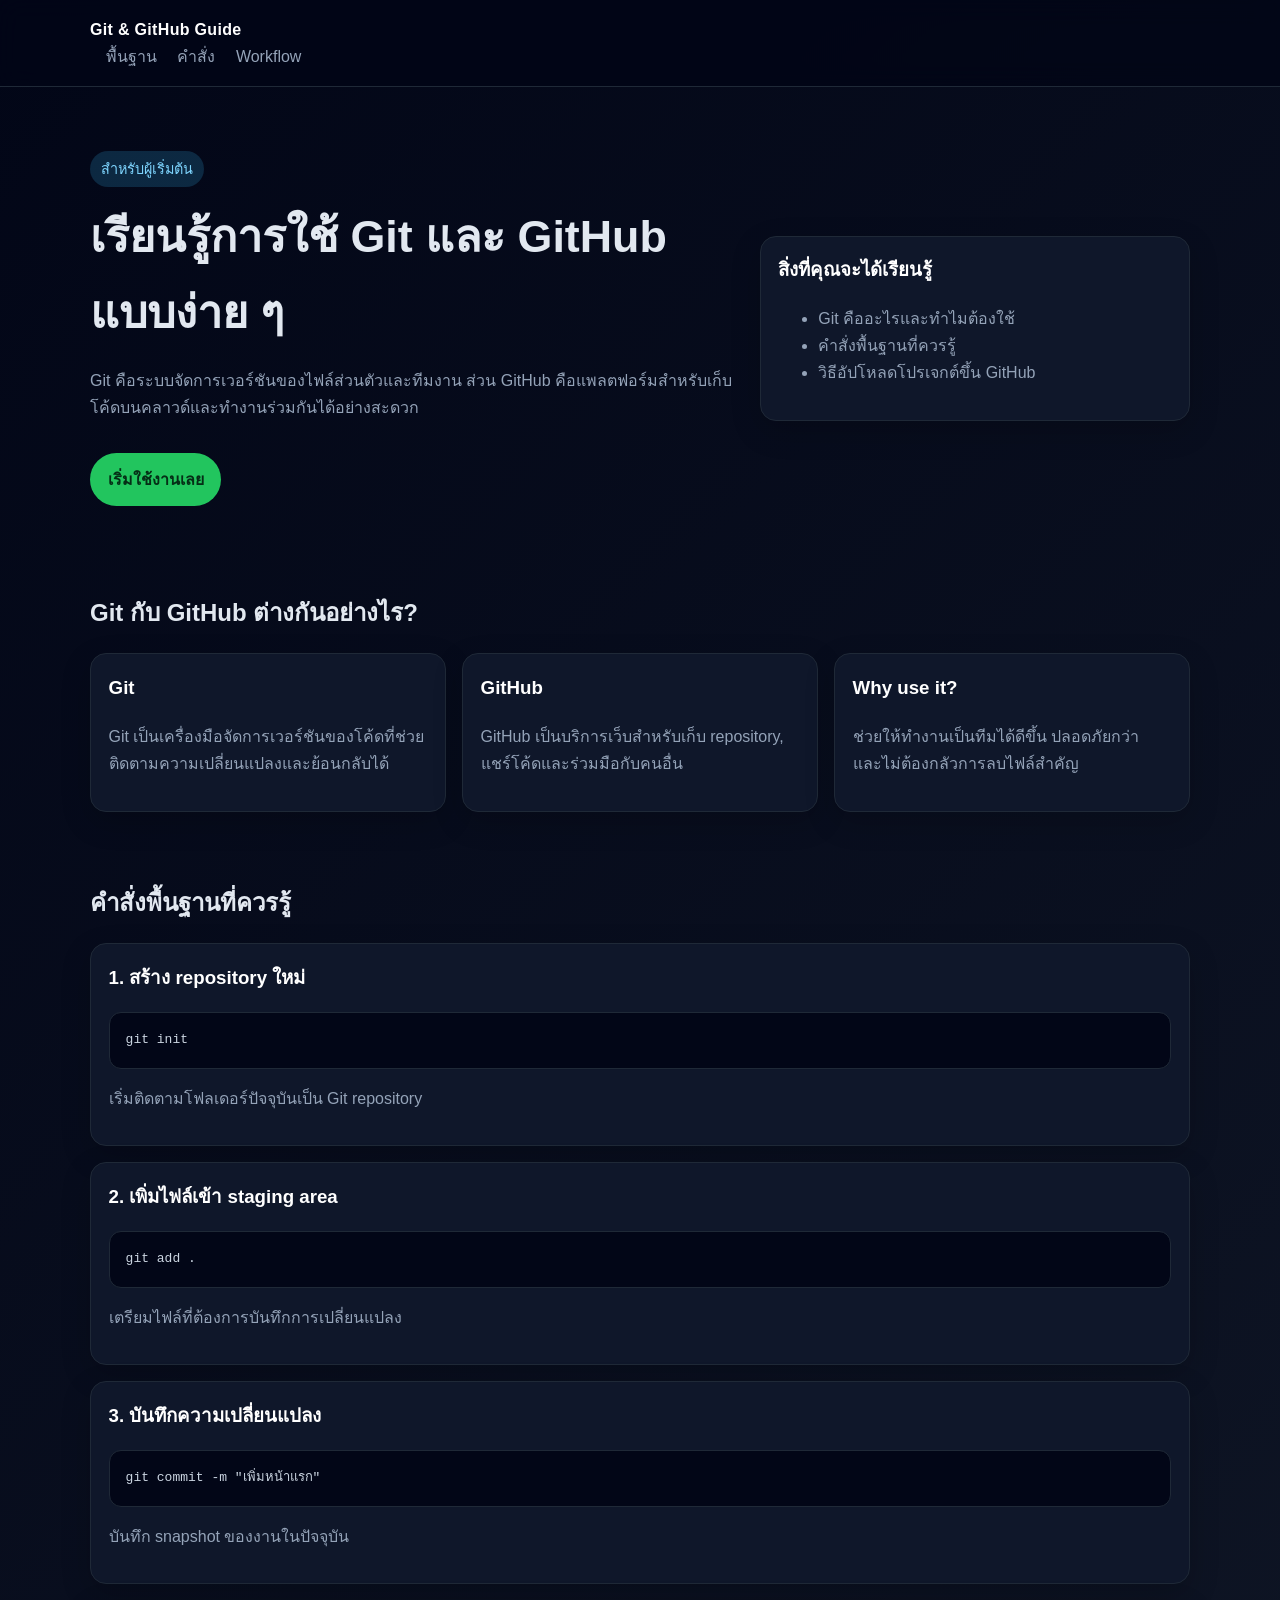
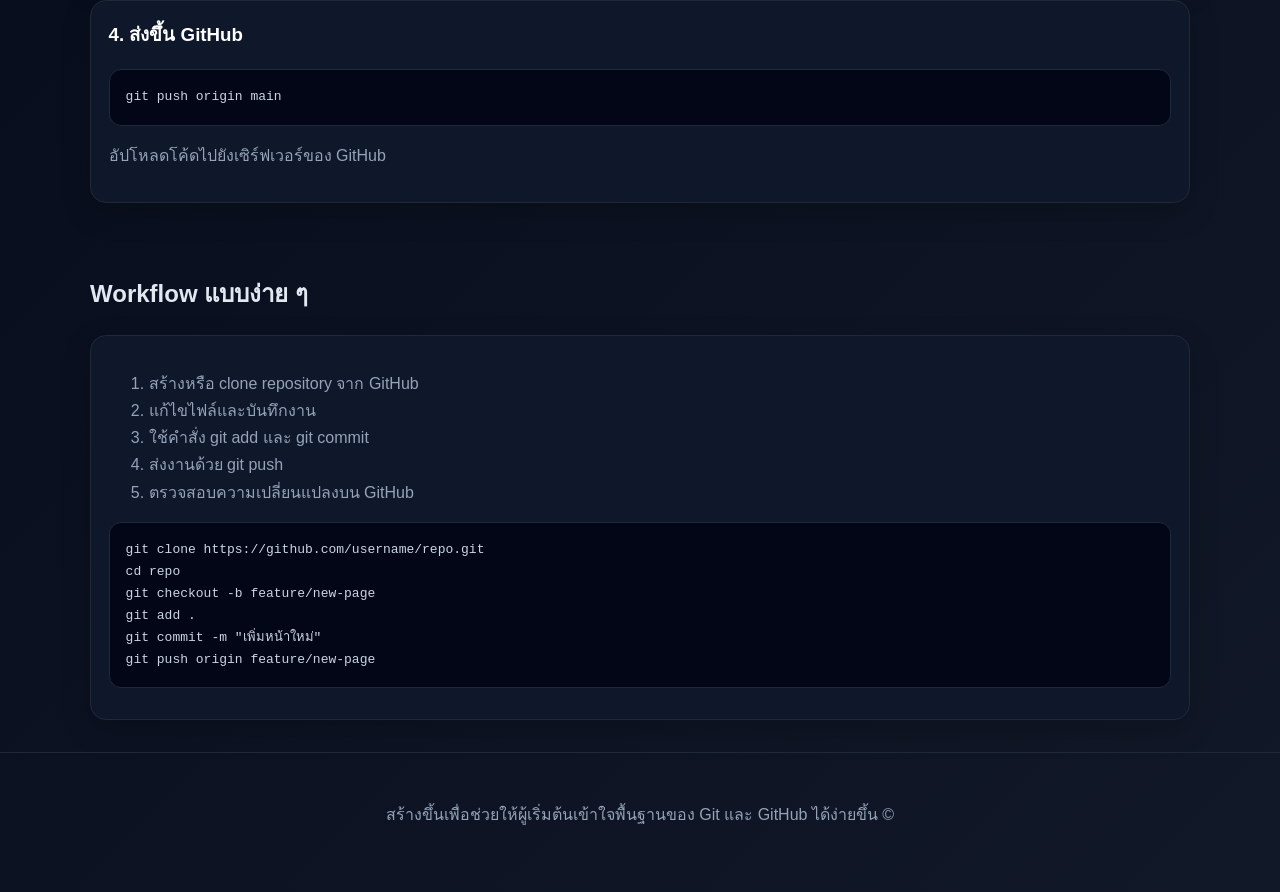
<file: index.html>
<!DOCTYPE html>
<html lang="th">
<head>
    <meta charset="UTF-8">
    <meta name="viewport" content="width=device-width, initial-scale=1.0">
    <title>Git & GitHub สำหรับผู้เริ่มต้น</title>
    <link rel="stylesheet" href="css/style.css">
</head>
<body>
    <header id="site-header" class="site-header"></header>

    <main class="container">
        <section class="hero">
            <div>
                <span class="pill">สำหรับผู้เริ่มต้น</span>
                <h1>เรียนรู้การใช้ Git และ GitHub แบบง่าย ๆ</h1>
                <p>Git คือระบบจัดการเวอร์ชันของไฟล์ส่วนตัวและทีมงาน ส่วน GitHub คือแพลตฟอร์มสำหรับเก็บโค้ดบนคลาวด์และทำงานร่วมกันได้อย่างสะดวก</p>
                <a class="btn" href="#workflow">เริ่มใช้งานเลย</a>
            </div>
            <div class="card">
                <h3>สิ่งที่คุณจะได้เรียนรู้</h3>
                <ul>
                    <li>Git คืออะไรและทำไมต้องใช้</li>
                    <li>คำสั่งพื้นฐานที่ควรรู้</li>
                    <li>วิธีอัปโหลดโปรเจกต์ขึ้น GitHub</li>
                </ul>
            </div>
        </section>

        <section id="what">
            <h2>Git กับ GitHub ต่างกันอย่างไร?</h2>
            <div class="grid">
                <div class="card">
                    <h3>Git</h3>
                    <p>Git เป็นเครื่องมือจัดการเวอร์ชันของโค้ดที่ช่วยติดตามความเปลี่ยนแปลงและย้อนกลับได้</p>
                </div>
                <div class="card">
                    <h3>GitHub</h3>
                    <p>GitHub เป็นบริการเว็บสำหรับเก็บ repository, แชร์โค้ดและร่วมมือกับคนอื่น</p>
                </div>
                <div class="card">
                    <h3>Why use it?</h3>
                    <p>ช่วยให้ทำงานเป็นทีมได้ดีขึ้น ปลอดภัยกว่า และไม่ต้องกลัวการลบไฟล์สำคัญ</p>
                </div>
            </div>
        </section>

        <section id="commands">
            <h2>คำสั่งพื้นฐานที่ควรรู้</h2>
            <div class="steps">
                <div class="card">
                    <h3>1. สร้าง repository ใหม่</h3>
                    <pre>git init</pre>
                    <p>เริ่มติดตามโฟลเดอร์ปัจจุบันเป็น Git repository</p>
                </div>
                <div class="card">
                    <h3>2. เพิ่มไฟล์เข้า staging area</h3>
                    <pre>git add .</pre>
                    <p>เตรียมไฟล์ที่ต้องการบันทึกการเปลี่ยนแปลง</p>
                </div>
                <div class="card">
                    <h3>3. บันทึกความเปลี่ยนแปลง</h3>
                    <pre>git commit -m "เพิ่มหน้าแรก"</pre>
                    <p>บันทึก snapshot ของงานในปัจจุบัน</p>
                </div>
                <div class="card">
                    <h3>4. ส่งขึ้น GitHub</h3>
                    <pre>git push origin main</pre>
                    <p>อัปโหลดโค้ดไปยังเซิร์ฟเวอร์ของ GitHub</p>
                </div>
            </div>
        </section>

        <section id="workflow">
            <h2>Workflow แบบง่าย ๆ</h2>
            <div class="card">
                <ol>
                    <li>สร้างหรือ clone repository จาก GitHub</li>
                    <li>แก้ไขไฟล์และบันทึกงาน</li>
                    <li>ใช้คำสั่ง git add และ git commit</li>
                    <li>ส่งงานด้วย git push</li>
                    <li>ตรวจสอบความเปลี่ยนแปลงบน GitHub</li>
                </ol>
                <pre>git clone https://github.com/username/repo.git
cd repo
git checkout -b feature/new-page
git add .
git commit -m "เพิ่มหน้าใหม่"
git push origin feature/new-page</pre>
            </div>
        </section>
    </main>

    <footer id="site-footer" class="site-footer"></footer>

    <script src="JS/script.js"></script>
</body>
</html>
</file>
<file: css/style.css>
:root {
  --bg: #020617;
  --surface: #0f172a;
  --surface-2: #111827;
  --text: #e2e8f0;
  --muted: #94a3b8;
  --accent: #22c55e;
  --accent-2: #38bdf8;
  --border: #1f2937;
}

* { box-sizing: border-box; }
html { scroll-behavior: smooth; }
body {
  margin: 0;
  font-family: 'Segoe UI', Tahoma, Geneva, Verdana, sans-serif;
  background: linear-gradient(135deg, var(--bg), var(--surface-2));
  color: var(--text);
  line-height: 1.7;
}

a { color: inherit; text-decoration: none; }

.container {
  width: min(1100px, calc(100% - 2rem));
  margin: 0 auto;
}

.site-header {
  position: sticky;
  top: 0;
  z-index: 10;
  backdrop-filter: blur(12px);
  background: rgba(2, 6, 23, 0.82);
  border-bottom: 1px solid var(--border);
}

.site-header .container {
  display: flex;
  justify-content: space-between;
  align-items: center;
  padding: 1rem 0;
}

.brand {
  font-weight: 700;
  color: #fff;
  letter-spacing: 0.02em;
}

.nav-links a {
  margin-left: 1rem;
  color: var(--muted);
}

.nav-links a:hover {
  color: #fff;
}

.hero {
  padding: 4rem 0 3rem;
  display: grid;
  grid-template-columns: 1.2fr 0.8fr;
  gap: 1.5rem;
  align-items: center;
}

.hero h1 {
  font-size: clamp(2rem, 3.5vw, 3rem);
  margin: 0 0 0.7rem;
}

.hero p {
  color: var(--muted);
  max-width: 650px;
}

.pill {
  display: inline-block;
  margin-bottom: 0.7rem;
  padding: 0.35rem 0.7rem;
  border-radius: 999px;
  background: rgba(56, 189, 248, 0.18);
  color: #7dd3fc;
  font-size: 0.9rem;
}

.btn {
  display: inline-block;
  margin-top: 1rem;
  padding: 0.8rem 1.1rem;
  border-radius: 999px;
  background: var(--accent);
  color: #052e16;
  font-weight: 700;
}

section {
  padding: 1.2rem 0 2rem;
}

.grid {
  display: grid;
  grid-template-columns: repeat(3, minmax(0, 1fr));
  gap: 1rem;
}

.card {
  background: var(--surface);
  border: 1px solid var(--border);
  border-radius: 16px;
  padding: 1.1rem;
  box-shadow: 0 10px 30px rgba(0, 0, 0, 0.18);
}

.card h3 {
  margin-top: 0;
  color: #fff;
}

.card p,
.card li {
  color: var(--muted);
}

pre {
  background: #020617;
  border: 1px solid var(--border);
  border-radius: 12px;
  padding: 1rem;
  overflow-x: auto;
  color: #cbd5e1;
}

.steps {
  display: grid;
  gap: 1rem;
}

.site-footer {
  padding: 2rem 0 3rem;
  color: var(--muted);
  border-top: 1px solid var(--border);
  text-align: center;
}

@media (max-width: 800px) {
  .hero,
  .grid {
    grid-template-columns: 1fr;
  }

  .nav-links {
    display: none;
  }
}
</file>
